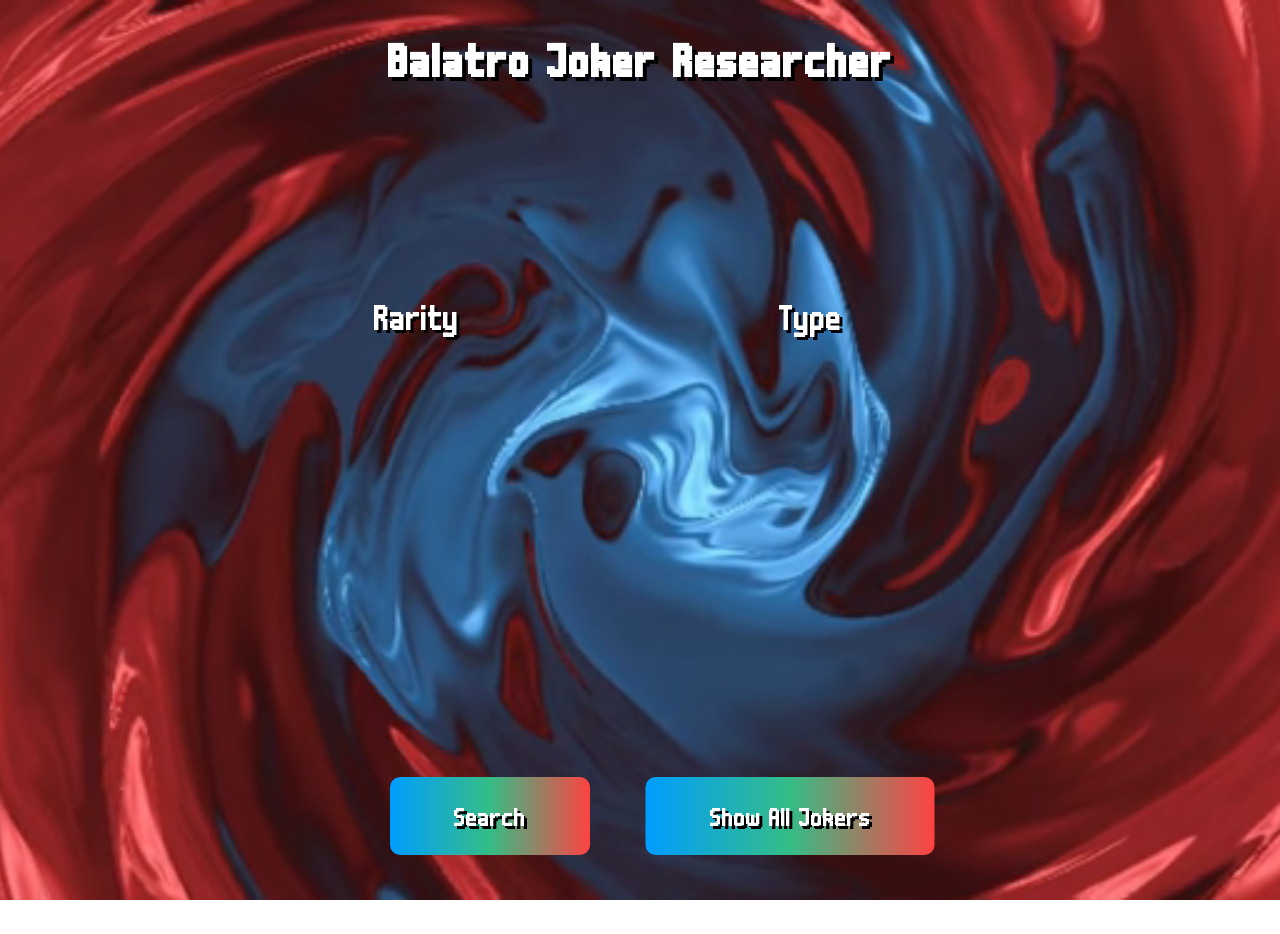
<file: index.html>
<!DOCTYPE html>
<html lang="en">
    <head>
        <meta charset="UTF-8">
        <meta name="viewport" content="width=device-width, initial-scale=1.0">
        <title>Balatro</title>
        <link rel="stylesheet" href="web_design.css">
        <script src="balatro.js" defer></script>
    </head>

    <body>

        <video autoplay muted loop playsinline>
            <source src="Videos/balatro-4.webm" type="video/webm">
        </video>

        <header class="viewport-header">
            <h1>Balatro Joker Researcher</h1>
        </header>

        <div class="filters">


            <section class="rarity">
                <input type="checkbox" id="rarity-burger">

                <label for="rarity-burger">Rarity</label>

                <nav class="rarity-menu">
                    <button class="rarity-button rarity-common" type="button">
                        Common
                    </button>

                    <button class="rarity-button rarity-uncommon" type="button">
                        Uncommon
                    </button>

                    <button class="rarity-button rarity-rare" type="button">
                        Rare
                    </button>
                </nav>
            </section>


            <section class="type">
                <input type="checkbox" id="type-burger">

                <label for="type-burger">Type</label>

                <nav class="type-menu">
                    <button class="type-button type-plus_mult" type="button">+m</button>
                    <button class="type-button type-plus_chip" type="button">+c</button>
                    <button class="type-button type-times_mult" type="button">Xm</button>
                    <button class="type-button type-plus_both" type="button">++</button>
                    <button class="type-button type-effect" type="button">!!</button>
                    <button class="type-button type-retrigger" type="button">...</button>
                    <button class="type-button type-economy" type="button">+$</button>
                </nav>
            </section>

        </div>

        <button class="search-button" type="button">Search</button>

        <button class="all-button" type="button"
            onclick="window.location.href='jokers.html?rarity=all&type=all'">
            Show All Jokers
        </button>

    </body>
</html>
</file>
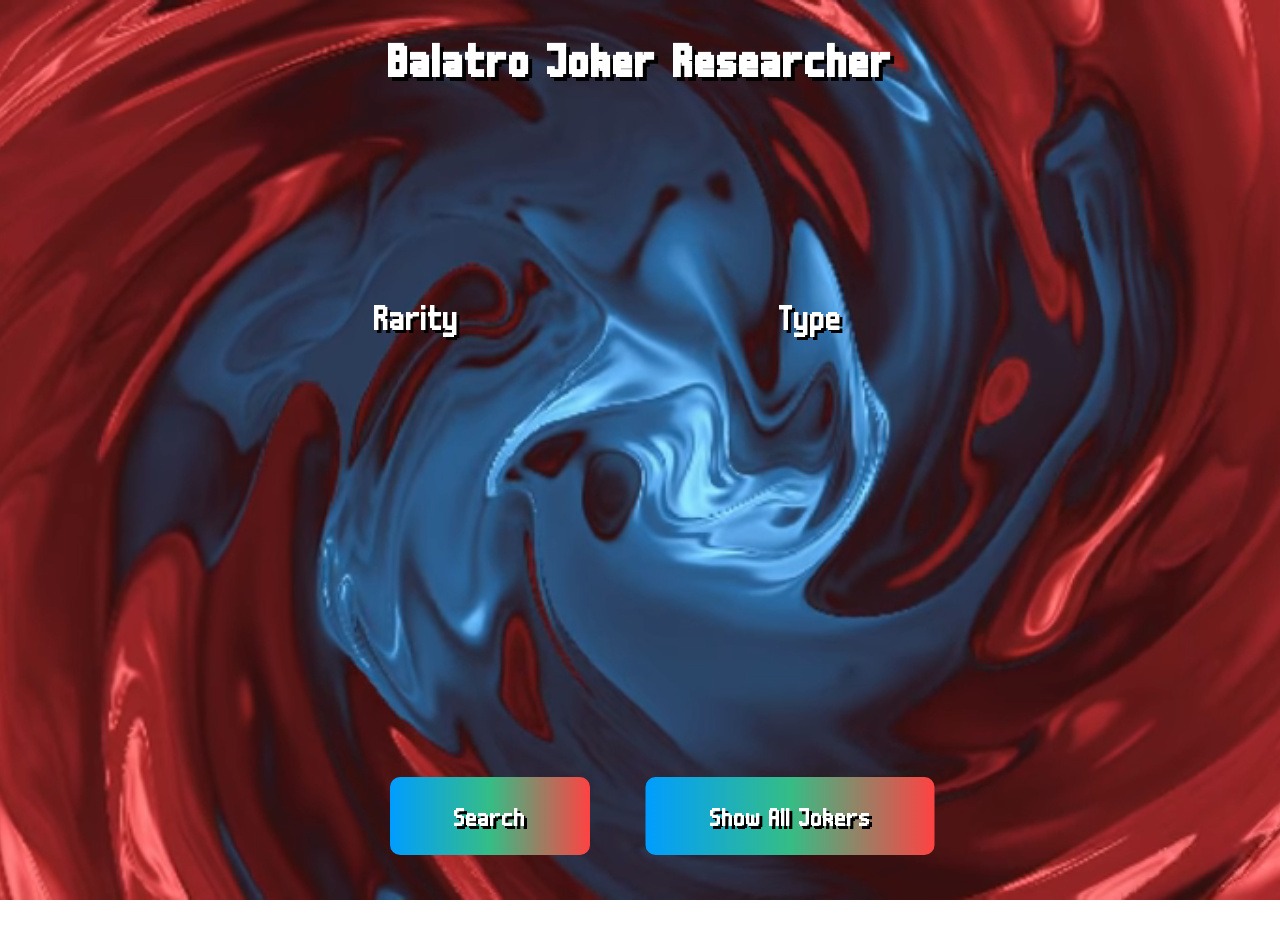
<file: balatro.html>
<!DOCTYPE html>
<html lang="en">
    <head>
        <meta charset="UTF-8">
        <meta name="viewport" content="width=device-width, initial-scale=1.0">
        <title>Balatro</title>
        <link rel="stylesheet" href="web_design.css">
        <script src="balatro.js" defer></script>
    </head>

    <body>

        <video autoplay muted loop playsinline>
            <source src="Videos/balatro-9.webm" type="video/webm">
        </video>

        <header class="viewport-header">
            <h1>Balatro Joker Researcher</h1>
        </header>

        <div class="filters">


            <section class="rarity">
                <input type="checkbox" id="rarity-burger">

                <label for="rarity-burger">Rarity</label>

                <nav class="rarity-menu">
                    <button class="rarity-button rarity-common" type="button">
                        Common
                    </button>

                    <button class="rarity-button rarity-uncommon" type="button">
                        Uncommon
                    </button>

                    <button class="rarity-button rarity-rare" type="button">
                        Rare
                    </button>
                </nav>
            </section>


            <section class="type">
                <input type="checkbox" id="type-burger">

                <label for="type-burger">Type</label>

                <nav class="type-menu">
                    <button class="type-button type-plus_mult" type="button">+m</button>
                    <button class="type-button type-plus_chip" type="button">+c</button>
                    <button class="type-button type-times_mult" type="button">Xm</button>
                    <button class="type-button type-plus_both" type="button">++</button>
                    <button class="type-button type-effect" type="button">!!</button>
                    <button class="type-button type-retrigger" type="button">...</button>
                    <button class="type-button type-economy" type="button">+$</button>
                </nav>
            </section>

        </div>

        <button class="search-button" type="button">Search</button>

        <button class="all-button" type="button"
            onclick="window.location.href='jokers.html?rarity=all&type=all'">
            Show All Jokers
        </button>

    </body>
</html>
</file>
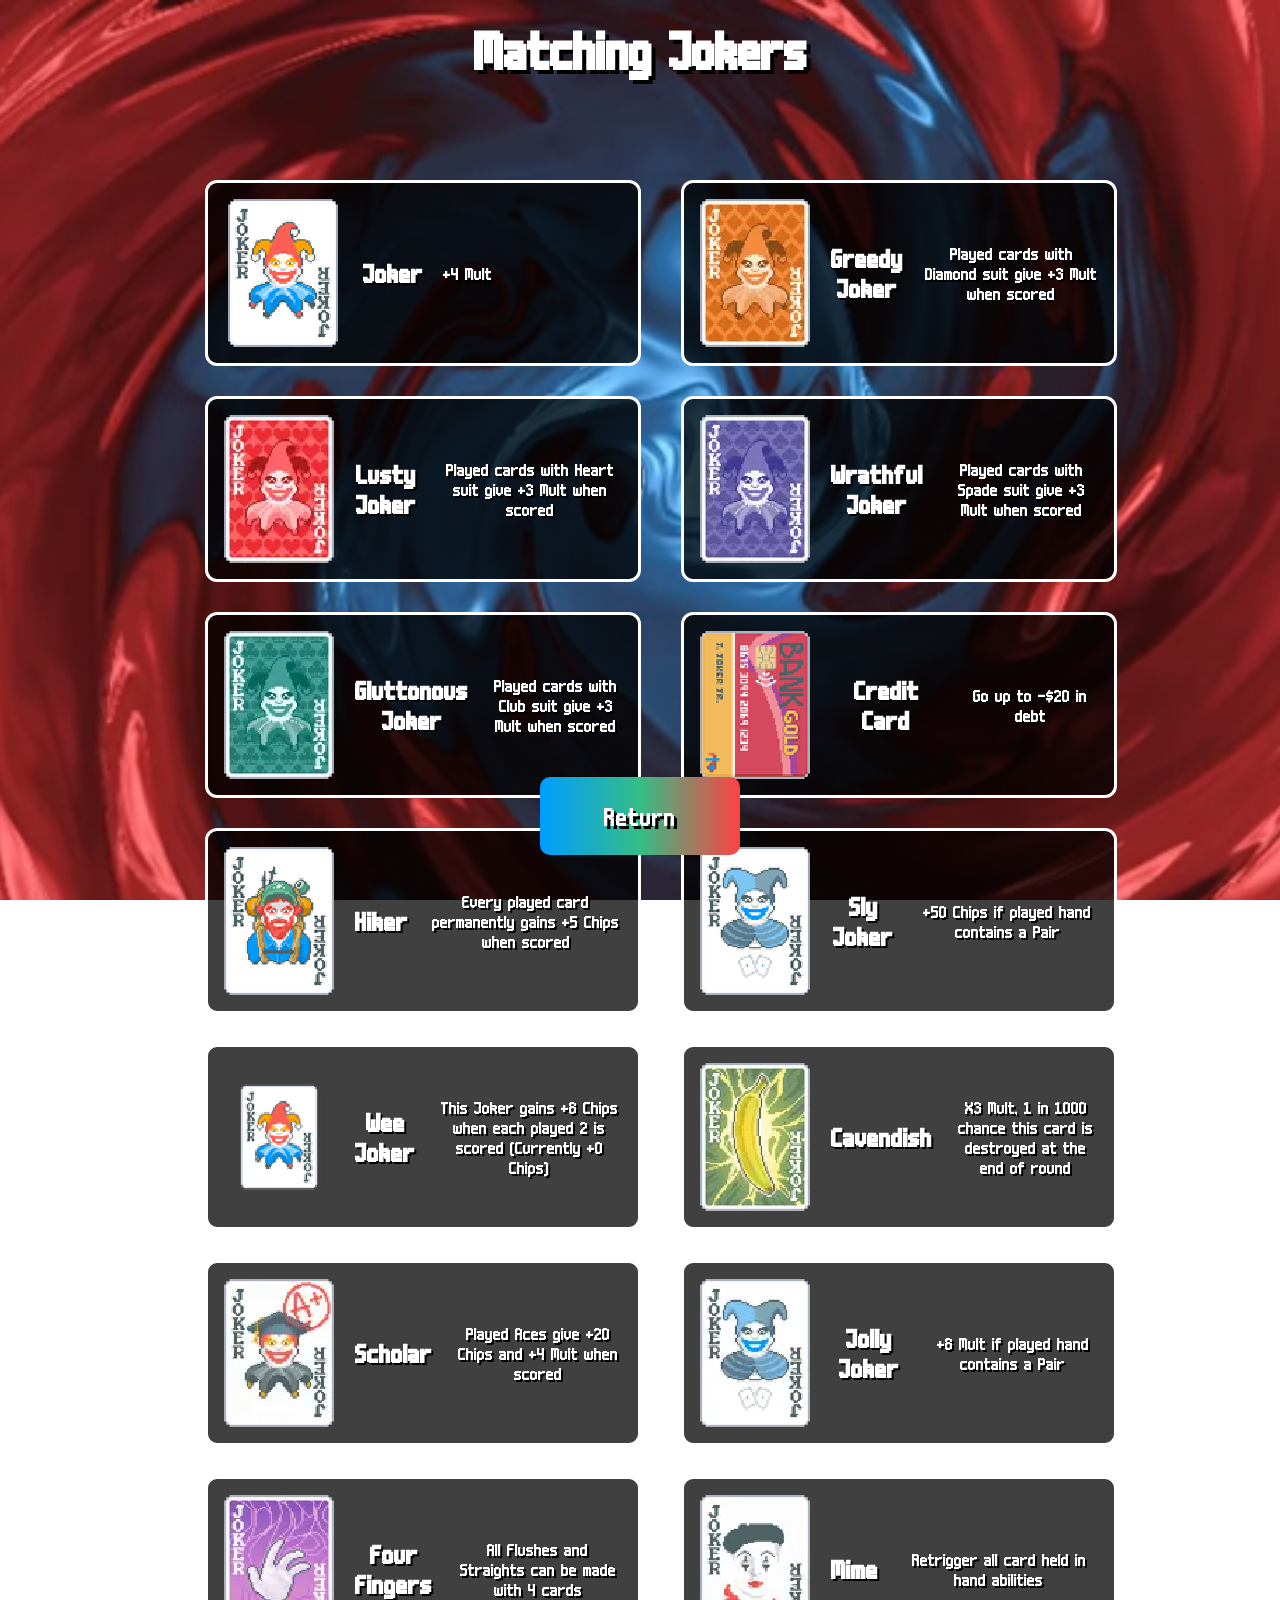
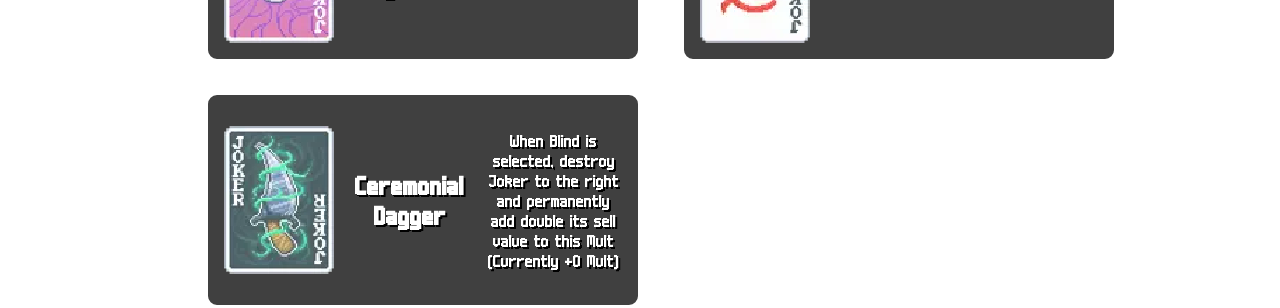
<file: jokers.html>
<!DOCTYPE html>
<html lang="en">
    <head>
        <meta charset="UTF-8">
        <meta name="viewport" content="width=device-width, initial-scale=1.0">
        <title>Balatro</title>
        <link rel="stylesheet" href="web_design.css">
        <link rel="stylesheet" href="jokers.css">
        <script src="jokers.js" defer></script>
    </head>

    <body>
        <video id="background-video" autoplay muted loop playsinline>
            <source src="Videos/balatro-4.webm" type="video/webm">
        </video>
        <button class="menu-button" type="button">Return</button>

        <main>
            <h1>Matching Jokers</h1>

            <section class="jokers-container"></section>

            <section>
                <div class="no-jokers">
                    <video autoplay muted loop playsinline>
                        <source src="Videos/tenor.webm" type="video/webm">
                    </video>

                </div>
               
            </section>
        </main>

    </body>
</html>
</file>
<file: web_design.css>
@font-face {
    font-family: "BalatroFont";
    src: url("fonts/m6x11plus.ttf") format("truetype");
    font-weight: normal;
    font-style: normal;
}

html, body {
    width: 100%;
    height: 100%;
    margin: 0;
    padding: 0;
}

body {
    font-family: "BalatroFont", monospace;
    overflow-x: auto;
    overflow-y: auto;
}


video {
    position: fixed;
    top: 0;
    left: 0;

    width: 100%;
    height: 100%;

    object-fit: cover;
    display: block;
    z-index: -1;
}


.viewport-header {
    font-family: "BalatroFont", monospace;
    font-size: 2vw;
    color: white;

    text-shadow: 4px 4px 0 #000;

    text-align: center;
    letter-spacing: 2px;
}


.filters {
    display: flex;

    justify-content: center;
    align-items: flex-start;

    gap: 25vw;

    position: fixed;
    top: 33%;
    left: 47.5%;
    transform: translateX(-50%);
}


.filters section {
    position: relative;
}


.filters input {
    display: none;
}


.filters label {
    cursor: pointer;
    font-size: 2.5em;
    color: white;
	
    text-shadow: 3px 3px 0 #000;
}



.filters nav {
    display: none;

    position: absolute;

    top: calc(100% + 20px);
    left: 0;

    width: 150px;

    border-radius: 5px;
    z-index: 1000;

    flex-direction: column;
    gap: 12px;
}


#rarity-burger:checked ~ .rarity-menu {
    display: flex;
}


#type-burger:checked ~ .type-menu {
    display: flex;
}


.rarity-button,
.type-button,
.search-button {
    
    font-family: "BalatroFont", monospace;
    font-size: 25px;

    color: white;
    text-shadow: 3px 3px 0 #000;

    padding: 8px 18px;

    border: none;
    border-radius: 10px;

    cursor: pointer;
    image-rendering: pixelated;

}

.search-button,
.menu-button,
.all-button {
    display: inline-block;
    text-decoration: none;

    background: linear-gradient(to right, #009dff, #35bd86, #ff4242);

    font-family: "BalatroFont", monospace;
    font-size: 30px;

    color: white;
    text-shadow: 3px 3px 0 #000;

    padding: 24px 64px;

    border: none;
    border-radius: 10px;

    cursor: pointer;
}

.menu-button {
    position: fixed;
    bottom: 5%;
    left: 50%;
    transform: translateX(-50%);
    z-index: 10;
}

.search-button,
.all-button {
    position: fixed;
    bottom: 5%;
    left: 50%;
    transform: translateX(-50%);
    z-index: 10;
}

.search-button {
    margin-left: -150px;
}

.all-button {
    margin-left: 150px;
}


.rarity-button:hover,
.type-button:hover {
    transform: scale(1.05);
    filter: brightness(1.15);
}


.rarity-button:active,
.type-button:active {
    transform: scale(0.95);
}


.rarity-common,
.type-plus_chip {
    background-color: #009dff;
}

.rarity-uncommon,
.type-retrigger {
    background-color: #35bd86;
}

.rarity-rare,
.type-plus_mult {
    background-color: #ff4242;
}

/* TYPE COLORS */
.type-times_mult {
    background-color: #dd0000;
}

.type-plus_both {
    background: linear-gradient(to right, #009dff, #ff4242);
}

.type-effect {
    background-color: #c44bd6;
}

.type-economy {
    background-color: #d1aa00;
}
</file>
<file: jokers.css>
main {
    font-size: 20px;
    text-align: center;
    width: 80%;
    margin: 20px auto;
}

h1 {
    font-family: "BalatroFont", monospace;
    font-size: 3em;
    color: white;

    text-align: center;
    text-shadow: 4px 4px 0 #000;

    margin-top: 20px;
    margin-bottom: 0;
}


.jokers-container {
    display: grid;
    grid-template-columns: repeat(2, 1fr);

    width: 85%;
    margin: 100px auto;

    column-gap: 40px;
    row-gap: 30px;

    justify-items: center;
    align-items: start;
}

.joker-card {
    display: flex;
    align-items: center;
    gap: 20px;

    width: 400px;
    padding: 15px;

    background-color: rgba(0, 0, 0, 0.75);
    border: 3px solid white;
    border-radius: 12px;

    color: white;
    text-shadow: 2px 2px 0 black;

    animation: flip-top 0.8s ease both;
}


.joker-card:hover {
    transform: scale(1.05);
}


.joker-card img {
    width: 120px;
    height: 150px;
    object-fit: contain;
    image-rendering: pixelated;
}


.joker-info {
    display: flex;
    flex-direction: column;
    gap: 5px;
}


.jokers-container > p {
    color: white;
    text-shadow: 2px 2px 0 black;
}


.no-jokers {
    display: none; 

    position: fixed;
    top: 20%;
    left: 37.25%;
    transform: translateX(-50%);

    align-items: center;
    justify-content: center;
    z-index: 999;
}


.no-jokers video {
    width: 500px;
    height: 500px;
    object-fit: contain;
}


@keyframes flip-top {
    0% {
        transform: perspective(400px) rotateX(90deg);
        opacity: 0;
    }

    100% {
        transform: perspective(400px) rotateX(0deg);
        opacity: 1;
    }
}
</file>
